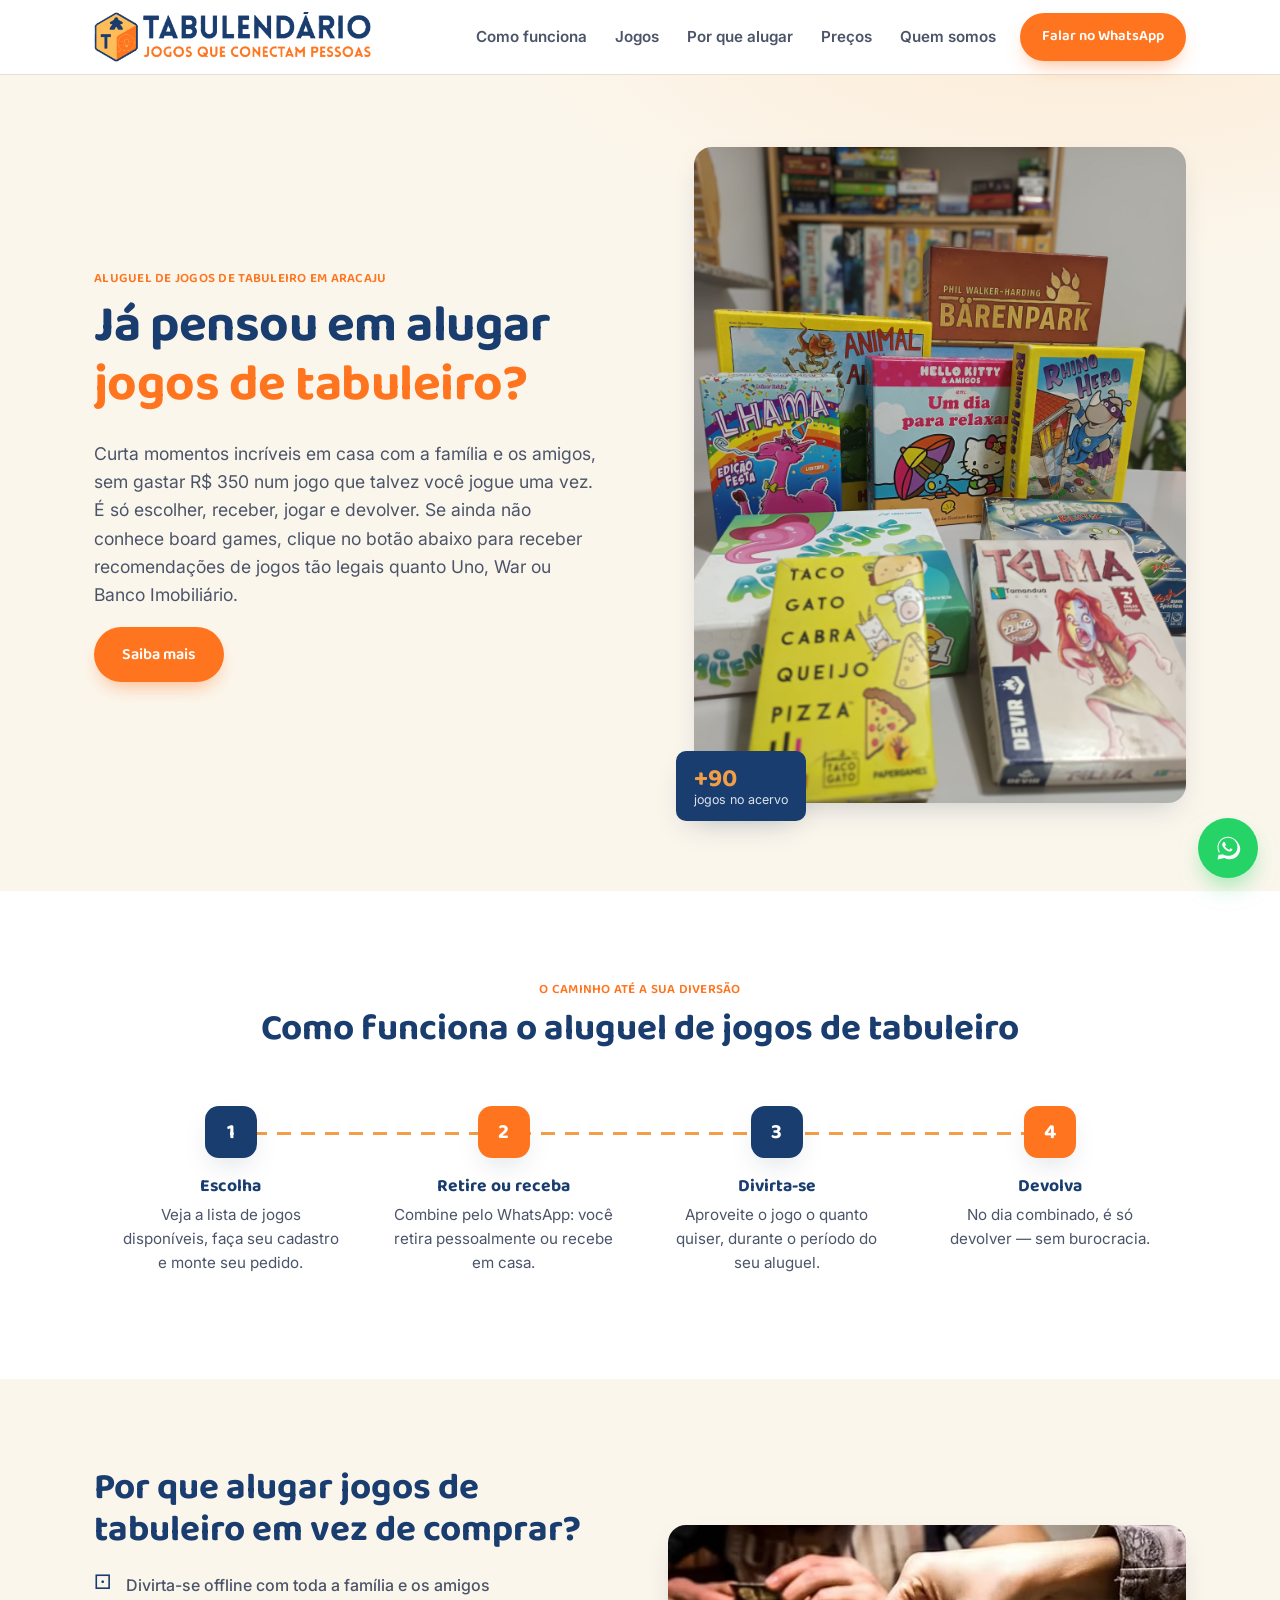
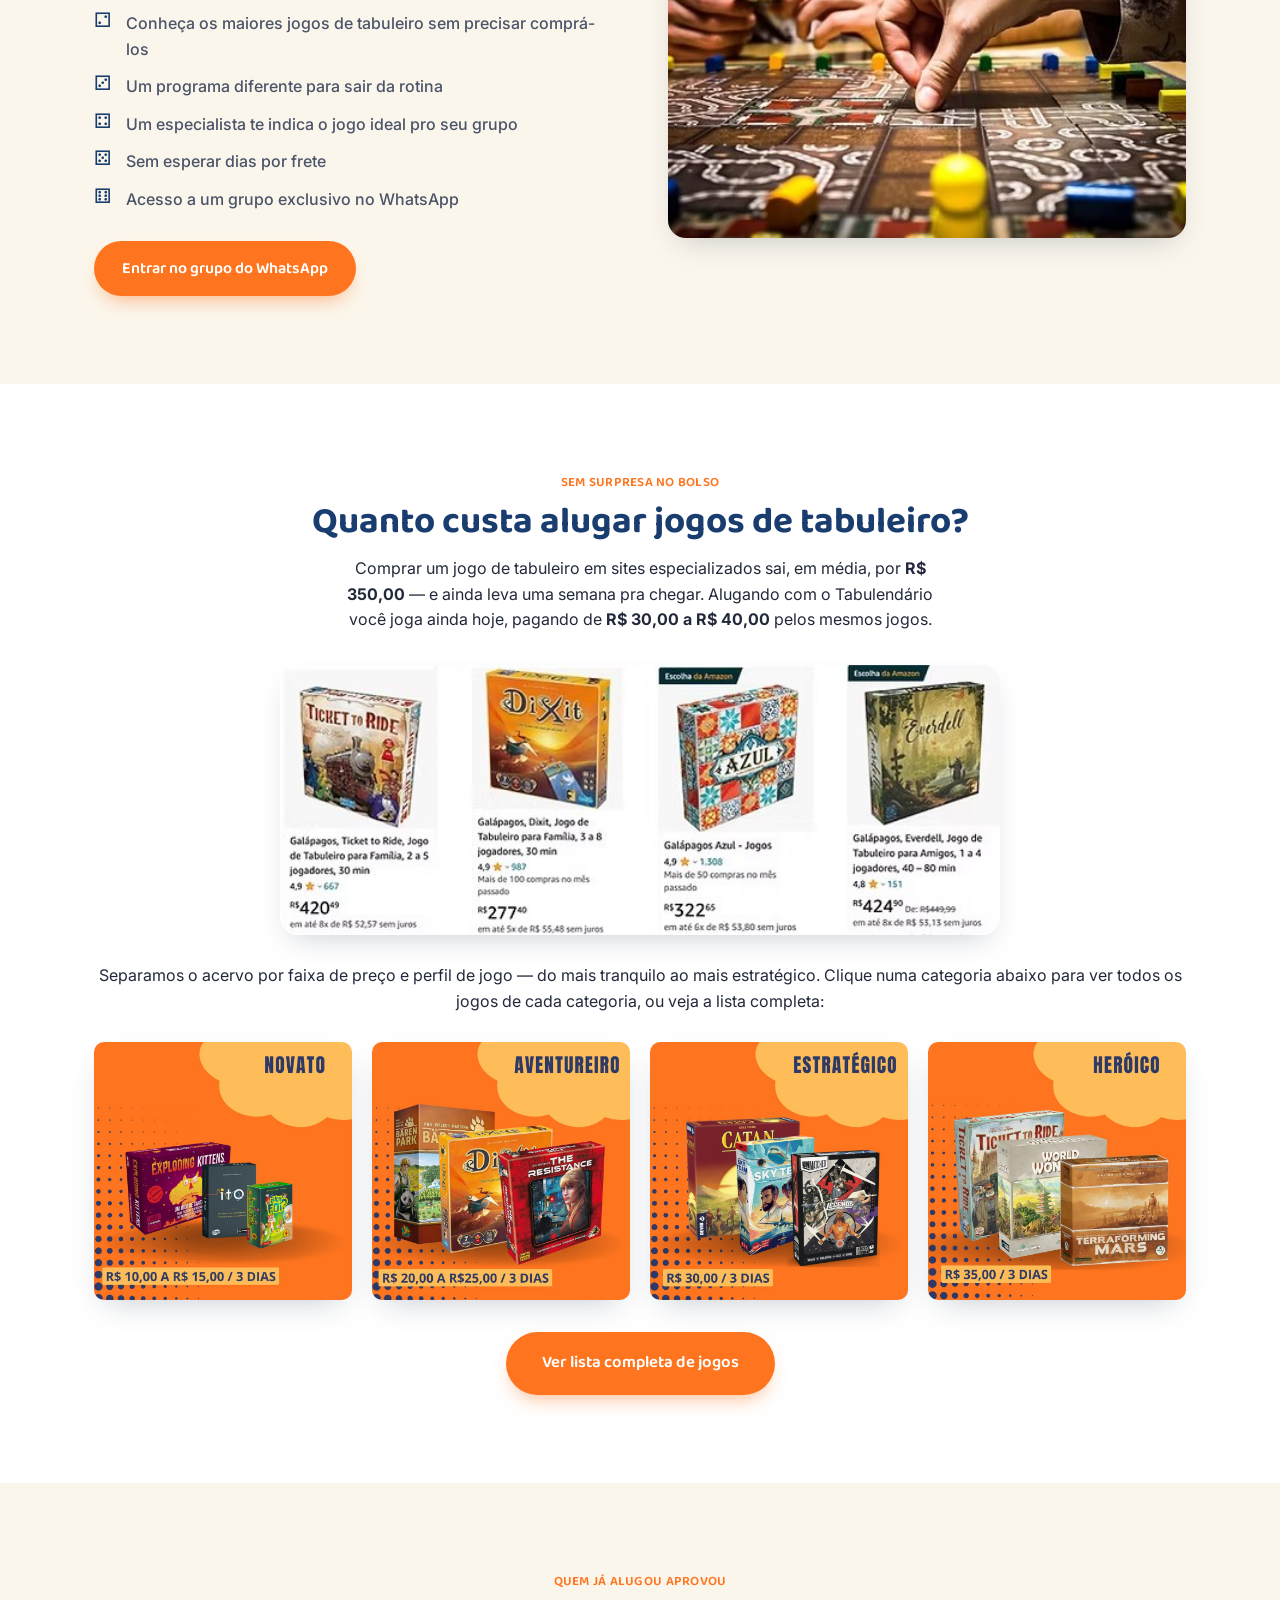
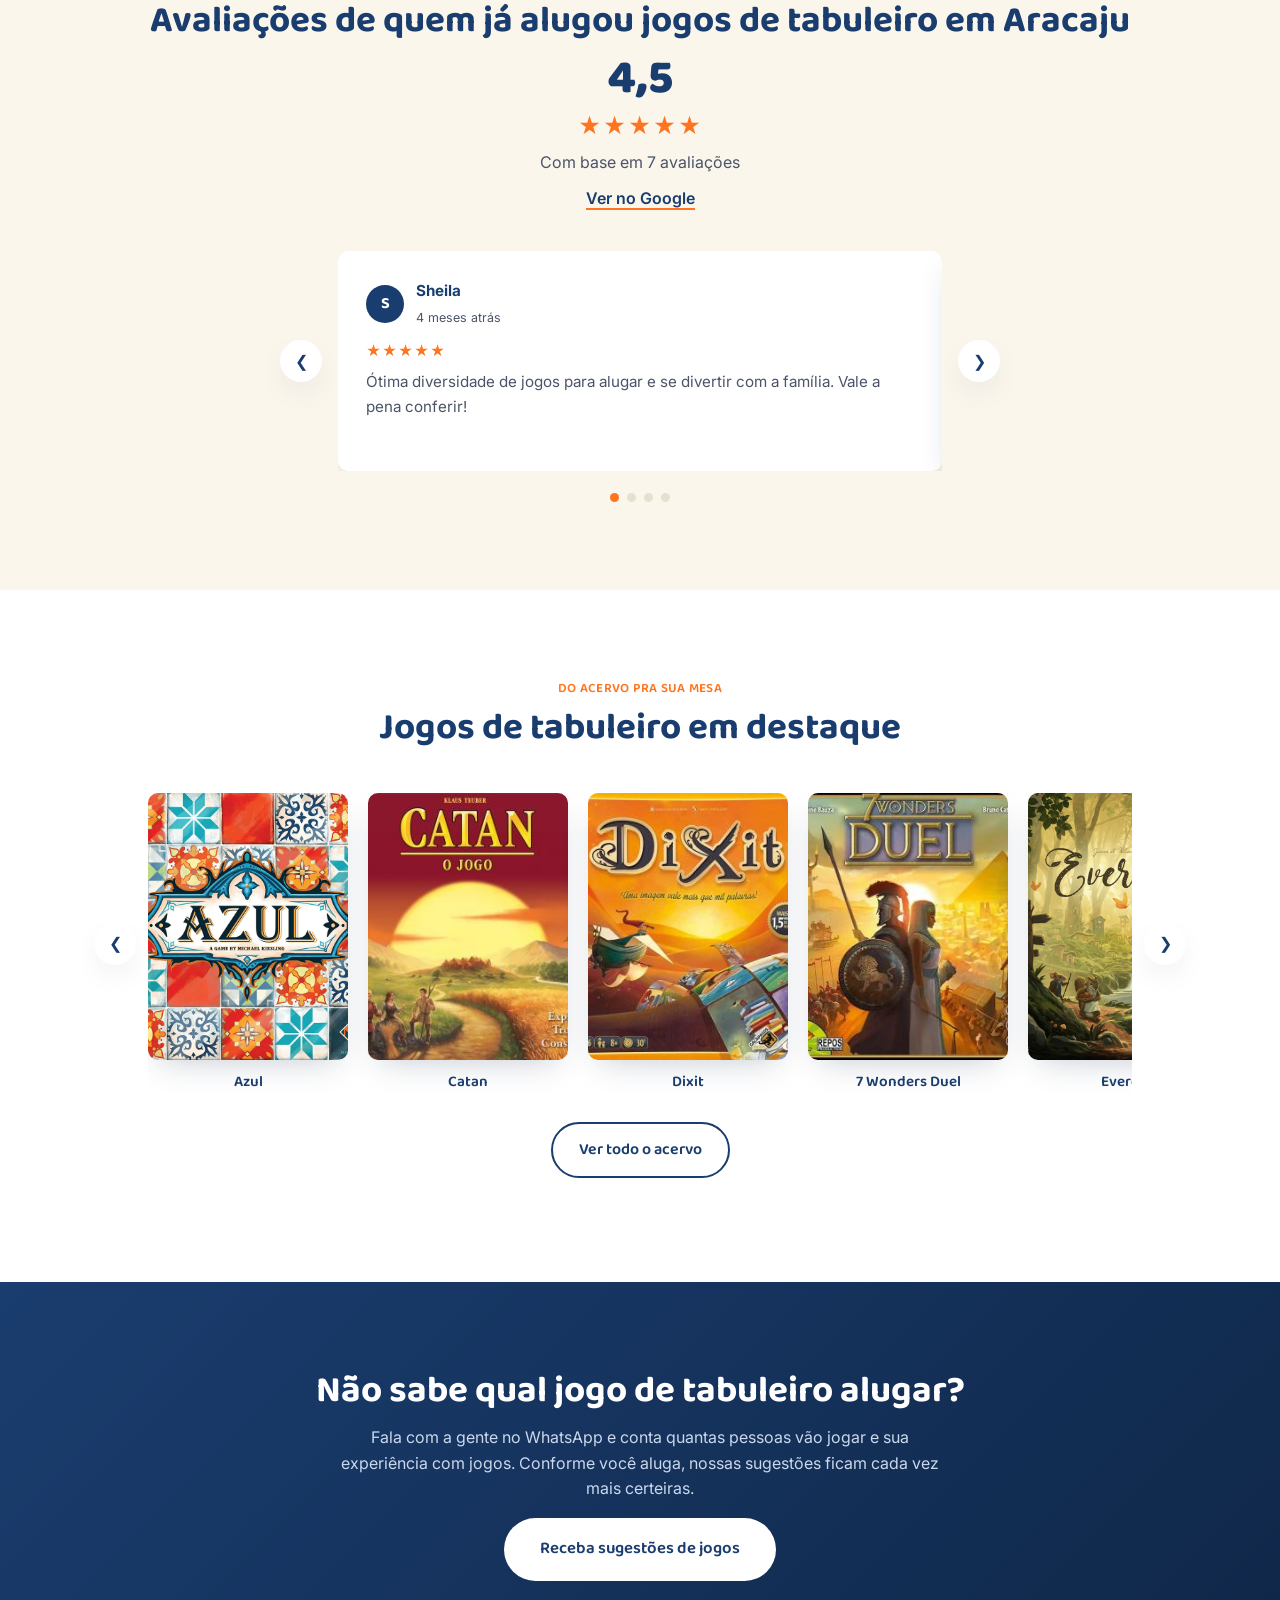
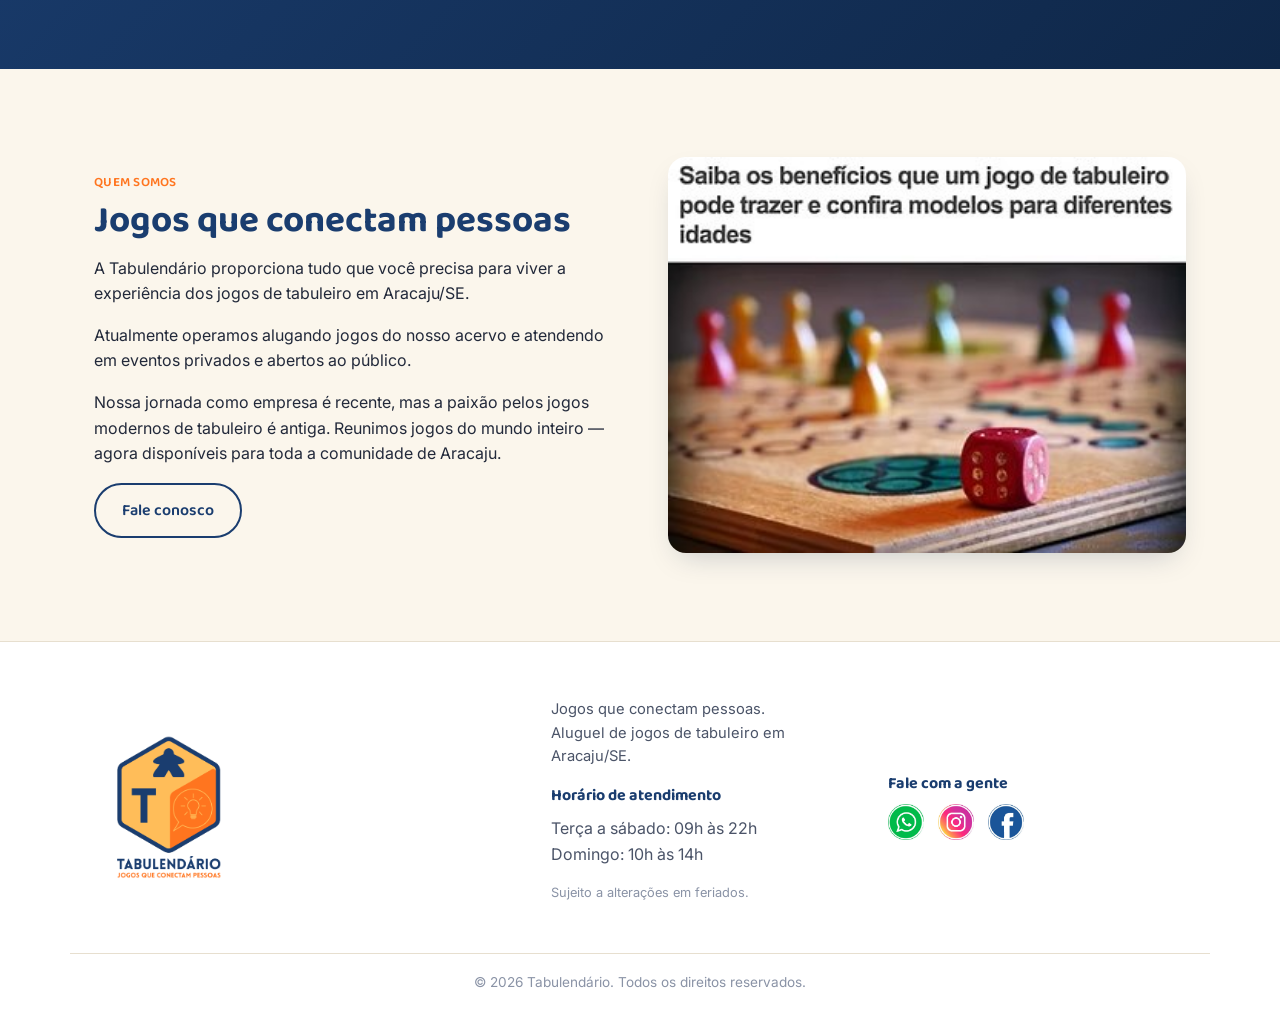
<file: index.html>
<!DOCTYPE html>
<html lang="pt-BR">
<head>
<!-- Meta Pixel Code -->
<script>
!function(f,b,e,v,n,t,s)
{if(f.fbq)return;n=f.fbq=function(){n.callMethod?
n.callMethod.apply(n,arguments):n.queue.push(arguments)};
if(!f._fbq)f._fbq=n;n.push=n;n.loaded=!0;n.version='2.0';
n.queue=[];t=b.createElement(e);t.async=!0;
t.src=v;s=b.getElementsByTagName(e)[0];
s.parentNode.insertBefore(t,s)}(window, document,'script',
'https://connect.facebook.net/en_US/fbevents.js');
fbq('init', '769652489523479');
fbq('track', 'PageView');
</script>
<noscript><img height="1" width="1" style="display:none"
src="https://www.facebook.com/tr?id=769652489523479&ev=PageView&noscript=1"
/></noscript>
<!-- End Meta Pixel Code -->

<meta charset="UTF-8">
<meta name="viewport" content="width=device-width, initial-scale=1.0">
<title>Tabulendário | Aluguel de jogos de tabuleiro em Aracaju</title>
<meta name="description" content="Alugue jogos de tabuleiro em Aracaju e curta noites de jogo em família ou com amigos, sem precisar comprar. Escolha, receba, jogue e devolva quando quiser.">

<!-- Open Graph -->
<meta property="og:title" content="Tabulendário | Aluguel de jogos de tabuleiro em Aracaju">
<meta property="og:description" content="Alugue jogos de tabuleiro em Aracaju e curta noites de jogo em família ou com amigos, sem precisar comprar.">
<meta property="og:image" content="https://www.tabulendario.com/images/logo.png">
<meta property="og:image:width" content="1563">
<meta property="og:image:height" content="1563">
<meta property="og:type" content="website">
<meta property="og:url" content="https://www.tabulendario.com">
<link rel="canonical" href="https://www.tabulendario.com/">

<link rel="icon" type="image/png" sizes="32x32" href="images/favicon-32.png">
<link rel="apple-touch-icon" href="images/favicon-180.png">

<link rel="preconnect" href="https://fonts.googleapis.com">
<link rel="preconnect" href="https://fonts.gstatic.com" crossorigin>
<link href="https://fonts.googleapis.com/css2?family=Baloo+2:wght@500;600;700;800&family=Inter:wght@400;500;600;700&display=swap" rel="stylesheet">

<link rel="stylesheet" href="css/style.css">

<script type="application/ld+json">
{
  "@context": "https://schema.org",
  "@type": "LocalBusiness",
  "name": "Tabulendário",
  "description": "Aluguel de jogos de tabuleiro em Aracaju, com entrega ou retirada e grupo exclusivo de sugestões no WhatsApp.",
  "image": "https://www.tabulendario.com/images/logo.png",
  "url": "https://www.tabulendario.com/",
  "telephone": "+5579981355465",
  "priceRange": "R$10 - R$40",
  "aggregateRating": {
    "@type": "AggregateRating",
    "ratingValue": "4.5",
    "reviewCount": "7"
  },
  "address": {
    "@type": "PostalAddress",
    "addressLocality": "Aracaju",
    "addressRegion": "SE",
    "addressCountry": "BR"
  },
  "openingHoursSpecification": [
    {
      "@type": "OpeningHoursSpecification",
      "dayOfWeek": ["Tuesday", "Wednesday", "Thursday", "Friday", "Saturday"],
      "opens": "09:00",
      "closes": "22:00"
    },
    {
      "@type": "OpeningHoursSpecification",
      "dayOfWeek": ["Sunday"],
      "opens": "10:00",
      "closes": "14:00"
    }
  ],
  "sameAs": [
    "https://www.instagram.com/tabulendario",
    "https://www.facebook.com/share/19KmJBcC8f/"
  ]
}
</script>
</head>
<body>

<a class="skip-link" href="#conteudo">Pular para o conteúdo</a>

<!-- HEADER -->
<header class="site-header" id="topo">
  <div class="wrap header-inner">
    <a href="#topo" class="brand">
      <img src="images/logo-badge.png" alt="Tabulendário — jogos que conectam pessoas" height="50">
    </a>

    <nav class="nav" id="nav">
      <a href="#como-funciona">Como funciona</a>
      <a href="#jogos-destaque">Jogos</a>
      <a href="#por-que-alugar">Por que alugar</a>
      <a href="#precos">Preços</a>
      <a href="#quem-somos">Quem somos</a>
    </nav>

    <a class="btn btn-primary btn-nav" href="https://wa.me/5579981355465?text=Ol%C3%A1!%20Gostaria%20de%20mais%20informa%C3%A7%C3%B5es%20sobre%20os%20jogos%20para%20aluguel"
       target="_blank" rel="noopener">Falar no WhatsApp</a>

    <button class="nav-toggle" id="navToggle" aria-label="Abrir menu" aria-expanded="false" aria-controls="nav">
      <span></span><span></span><span></span>
    </button>
  </div>
</header>

<main id="conteudo">

  <!-- HERO -->
  <section class="hero">
    <div class="wrap hero-inner">
      <div class="hero-copy">
        <p class="eyebrow">Aluguel de jogos de tabuleiro em Aracaju</p>
        <h1>Já pensou em alugar<br><span class="highlight">jogos de tabuleiro?</span></h1>
        <p class="lead">Curta momentos incríveis em casa com a família e os amigos, sem gastar
        R$ 350 num jogo que talvez você jogue uma vez. É só escolher, receber, jogar e devolver. Se ainda não conhece board games, clique no botão abaixo para receber recomendações de jogos tão legais quanto Uno, War ou Banco Imobiliário.</p>

        <div class="hero-actions">
          <a class="btn btn-primary" href="https://wa.me/5579981355465?text=Ol%C3%A1!%20Gostaria%20de%20mais%20informa%C3%A7%C3%B5es%20sobre%20os%20jogos%20para%20aluguel"
             target="_blank" rel="noopener">Saiba mais</a>
        </div>
      </div>

      <div class="hero-media">
        <img src="images/estante-jogos.jpg" alt="Estante com o acervo de jogos de tabuleiro do Tabulendário, incluindo Bärenpark, Rhino Hero e Telma">
        <div class="hero-media-tag">
          <strong>+90</strong>
          <span>jogos no acervo</span>
        </div>
      </div>
    </div>
  </section>

  <!-- COMO FUNCIONA — trilha de jogo -->
  <section class="section" id="como-funciona">
    <div class="wrap">
      <p class="eyebrow center">O caminho até a sua diversão</p>
      <h2 class="center">Como funciona o aluguel de jogos de tabuleiro</h2>

      <ol class="track" aria-label="Passo a passo do aluguel">
        <li class="track-step">
          <span class="track-dot">1</span>
          <h3>Escolha</h3>
          <p>Veja a lista de jogos disponíveis, faça seu cadastro e monte seu pedido.</p>
        </li>
        <li class="track-step">
          <span class="track-dot">2</span>
          <h3>Retire ou receba</h3>
          <p>Combine pelo WhatsApp: você retira pessoalmente ou recebe em casa.</p>
        </li>
        <li class="track-step">
          <span class="track-dot">3</span>
          <h3>Divirta-se</h3>
          <p>Aproveite o jogo o quanto quiser, durante o período do seu aluguel.</p>
        </li>
        <li class="track-step">
          <span class="track-dot">4</span>
          <h3>Devolva</h3>
          <p>No dia combinado, é só devolver — sem burocracia.</p>
        </li>
      </ol>
    </div>
  </section>

  <!-- POR QUE ALUGAR -->
  <section class="section alt" id="por-que-alugar">
    <div class="wrap two-col">
      <div>
        <h2>Por que alugar jogos de tabuleiro em vez de comprar?</h2>
        <ul class="benefits">
          <li>Divirta-se offline com toda a família e os amigos</li>
          <li>Conheça os maiores jogos de tabuleiro sem precisar comprá-los</li>
          <li>Um programa diferente para sair da rotina</li>
          <li>Um especialista te indica o jogo ideal pro seu grupo</li>
          <li>Sem esperar dias por frete</li>
          <li>Acesso a um grupo exclusivo no WhatsApp</li>
        </ul>
        <a class="btn btn-primary" href="https://chat.whatsapp.com/GCWqp4FGqm8AQjN41ZqPcm?s=cl&p=a&ilr=1" target="_blank" rel="noopener">
          Entrar no grupo do WhatsApp
        </a>
      </div>
      <div class="img-frame">
        <img src="images/familia-jogando.jpg" alt="Amigos jogando um jogo de tabuleiro juntos" loading="lazy">
      </div>
    </div>
  </section>

  <!-- QUANTO CUSTA -->
  <section class="section" id="precos">
    <div class="wrap">
      <p class="eyebrow center">Sem surpresa no bolso</p>
      <h2 class="center">Quanto custa alugar jogos de tabuleiro?</h2>
      <p class="center lead-sm">
        Comprar um jogo de tabuleiro em sites especializados sai, em média, por
        <strong>R$ 350,00</strong> — e ainda leva uma semana pra chegar. Alugando com o Tabulendário
        você joga ainda hoje, pagando de <strong>R$ 30,00 a R$ 40,00</strong> pelos mesmos jogos.
      </p>

      <div class="banner-precos-wrap">
        <img src="images/banner-precos.jpg" alt="Tabela de preços Tabulendário" class="banner-precos" loading="lazy">
      </div>

      <p class="center">
        Separamos o acervo por faixa de preço e perfil de jogo — do mais tranquilo ao mais estratégico.
        Clique numa categoria abaixo para ver todos os jogos de cada categoria, ou veja a lista completa:
      </p>

      <div class="categories-grid">
        <a class="category-card" href="https://tabulendario.lends.com.br/search?price_max=15" target="_blank" rel="noopener">
          <img src="images/banner-novato.jpg" alt="Categoria Novato — jogos de R$ 10,00 a R$ 15,00 por 3 dias" loading="lazy">
        </a>
        <a class="category-card" href="https://tabulendario.lends.com.br/search?price_min=20&price_max=25" target="_blank" rel="noopener">
          <img src="images/banner-aventureiro.jpg" alt="Categoria Aventureiro — jogos de R$ 20,00 a R$ 25,00 por 3 dias" loading="lazy">
        </a>
        <a class="category-card" href="https://tabulendario.lends.com.br/search?price_min=26&price_max=30" target="_blank" rel="noopener">
          <img src="images/banner-estrategico.jpg" alt="Categoria Estratégico — jogos por R$ 30,00 a cada 3 dias" loading="lazy">
        </a>
        <a class="category-card" href="https://tabulendario.lends.com.br/search?price_min=35" target="_blank" rel="noopener">
          <img src="images/banner-heroico.jpg" alt="Categoria Heroico — jogos por R$ 35,00 a cada 3 dias" loading="lazy">
        </a>
      </div>

      <div class="center" style="margin-top:24px">
        <a class="btn btn-primary btn-lg" href="https://tabulendario.lends.com.br/" target="_blank" rel="noopener">
          Ver lista completa de jogos
        </a>
      </div>
    </div>
  </section>

  <!-- AVALIAÇÕES -->
  <section class="section alt" id="avaliacoes">
    <div class="wrap">
      <p class="eyebrow center">Quem já alugou aprovou</p>
      <h2 class="center">Avaliações de quem já alugou jogos de tabuleiro em Aracaju</h2>
      <div class="reviews-summary">
        <p class="reviews-rating">4,5</p>
        <div class="reviews-stars" aria-label="4,5 de 5 estrelas">★★★★★</div>
        <p class="reviews-count">Com base em 7 avaliações</p>
        <a class="reviews-google" href="https://www.google.com/search?q=tabulendario+aracaju&oq=tabulendario+aracaju&gs_lcrp=EgZjaHJvbWUyBggAEEUYOTIKCAEQABiABBiiBDIHCAIQABjvBTIHCAMQABjvBTIHCAQQABjvBdIBCDQzODNqMGo3qAIAsAIA&sourceid=chrome&source=chrome.ob&ie=UTF-8"
           target="_blank" rel="noopener">Ver no Google</a>
      </div>

      <div class="testimonial-carousel">
        <button class="carousel-arrow prev" id="reviewPrev" aria-label="Avaliação anterior">&#10094;</button>

        <div class="testimonial-viewport">
          <div class="testimonial-track" id="reviewTrack">
            <div class="review-card">
              <div class="review-head">
                <span class="review-avatar">S</span>
                <div>
                  <strong>Sheila</strong>
                  <span class="review-time">4 meses atrás</span>
                </div>
              </div>
              <div class="review-stars">★★★★★</div>
              <p>Ótima diversidade de jogos para alugar e se divertir com a família. Vale a pena conferir!</p>
            </div>

            <div class="review-card">
              <div class="review-head">
                <span class="review-avatar">H</span>
                <div>
                  <strong>Helen</strong>
                  <span class="review-time">4 meses atrás</span>
                </div>
              </div>
              <div class="review-stars">★★★★★</div>
              <p>São bem organizados, dão suporte e são pontuais nas entregas, tem preços acessíveis. Já aluguei algumas vezes e é garantia de alegria nas reuniões de família 😃</p>
            </div>

            <div class="review-card">
              <div class="review-head">
                <span class="review-avatar">V</span>
                <div>
                  <strong>Victoria</strong>
                  <span class="review-time">4 meses atrás</span>
                </div>
              </div>
              <div class="review-stars">★★★★★</div>
              <p>Os melhores jogos para toda a família em Aracaju.</p>
            </div>

            <div class="review-card">
              <div class="review-head">
                <span class="review-avatar">A</span>
                <div>
                  <strong>Aline</strong>
                  <span class="review-time">1 mês atrás</span>
                </div>
              </div>
              <div class="review-stars">★★★★★</div>
              <p>Muito organizado e bem atenciosos. Foi uma ótima experiência.</p>
            </div>
          </div>
        </div>

        <button class="carousel-arrow next" id="reviewNext" aria-label="Próxima avaliação">&#10095;</button>
      </div>

      <div class="testimonial-dots" id="reviewDots">
        <button class="testimonial-dot active" data-index="0" aria-label="Avaliação 1"></button>
        <button class="testimonial-dot" data-index="1" aria-label="Avaliação 2"></button>
        <button class="testimonial-dot" data-index="2" aria-label="Avaliação 3"></button>
        <button class="testimonial-dot" data-index="3" aria-label="Avaliação 4"></button>
      </div>
    </div>
  </section>

  <!-- JOGOS EM DESTAQUE -->
  <section class="section" id="jogos-destaque">
    <div class="wrap">
      <p class="eyebrow center">Do acervo pra sua mesa</p>
      <h2 class="center">Jogos de tabuleiro em destaque</h2>

      <div class="carousel" id="carousel">
        <button class="carousel-arrow prev" id="carouselPrev" aria-label="Jogo anterior">&#10094;</button>

        <div class="carousel-viewport">
          <div class="carousel-track" id="carouselTrack">
            <a class="carousel-card" href="https://tabulendario.lends.com.br/boardgame/a13a8bb6-0430-4001-9e1e-aeffdd04d283" target="_blank" rel="noopener">
              <div class="carousel-thumb">
                <img src="images/jogo-azul.jpg" alt="Caixa do jogo Azul" loading="lazy">
              </div>
              <p class="carousel-caption">Azul</p>
            </a>
            <a class="carousel-card" href="https://tabulendario.lends.com.br/boardgame/catan-the-settlers-of-catan" target="_blank" rel="noopener">
              <div class="carousel-thumb">
                <img src="images/jogo-catan.jpg" alt="Caixa do jogo Catan" loading="lazy">
              </div>
              <p class="carousel-caption">Catan</p>
            </a>
            <a class="carousel-card" href="https://tabulendario.lends.com.br/boardgame/dixit" target="_blank" rel="noopener">
              <div class="carousel-thumb">
                <img src="images/jogo-dixit.jpg" alt="Caixa do jogo Dixit" loading="lazy">
              </div>
              <p class="carousel-caption">Dixit</p>
            </a>
            <a class="carousel-card" href="https://tabulendario.lends.com.br/boardgame/a11f1d6b-c75e-4177-94b0-b8189b6efa97" target="_blank" rel="noopener">
              <div class="carousel-thumb">
                <img src="images/jogo-7-wonders-duel.jpg" alt="Caixa do jogo 7 Wonders Duel" loading="lazy">
              </div>
              <p class="carousel-caption">7 Wonders Duel</p>
            </a>
            <a class="carousel-card" href="https://tabulendario.lends.com.br/boardgame/everdell" target="_blank" rel="noopener">
              <div class="carousel-thumb">
                <img src="images/jogo-everdell.jpg" alt="Caixa do jogo Everdell" loading="lazy">
              </div>
              <p class="carousel-caption">Everdell</p>
            </a>
            <a class="carousel-card" href="https://tabulendario.lends.com.br/boardgame/the-resistance" target="_blank" rel="noopener">
              <div class="carousel-thumb">
                <img src="images/jogo-the-resistance.jpg" alt="Caixa do jogo The Resistance" loading="lazy">
              </div>
              <p class="carousel-caption">The Resistance</p>
            </a>
            <a class="carousel-card" href="https://tabulendario.lends.com.br/boardgame/a13a98cf-c8df-4baf-ab5b-167338624805" target="_blank" rel="noopener">
              <div class="carousel-thumb">
                <img src="images/jogo-sky-team.jpg" alt="Caixa do jogo Sky Team" loading="lazy">
              </div>
              <p class="carousel-caption">Sky Team</p>
            </a>
            <a class="carousel-card" href="https://tabulendario.lends.com.br/boardgame/coffee-rush" target="_blank" rel="noopener">
              <div class="carousel-thumb">
                <img src="images/jogo-coffee-rush.jpg" alt="Caixa do jogo Coffee Rush" loading="lazy">
              </div>
              <p class="carousel-caption">Coffee Rush</p>
            </a>
            <a class="carousel-card" href="https://tabulendario.lends.com.br/boardgame/pandemic" target="_blank" rel="noopener">
              <div class="carousel-thumb">
                <img src="images/jogo-pandemic.jpg" alt="Caixa do jogo Pandemic" loading="lazy">
              </div>
              <p class="carousel-caption">Pandemic</p>
            </a>
          </div>
        </div>

        <button class="carousel-arrow next" id="carouselNext" aria-label="Próximo jogo">&#10095;</button>
      </div>

      <p class="center" style="margin-top:28px">
        <a class="btn btn-outline" href="https://tabulendario.lends.com.br/" target="_blank" rel="noopener">Ver todo o acervo</a>
      </p>
    </div>
  </section>

  <!-- QUAL JOGO ALUGAR -->
  <section class="section cta-band" id="qual-jogo">
    <div class="wrap center">
      <h2>Não sabe qual jogo de tabuleiro alugar?</h2>
      <p class="lead-sm">
        Fala com a gente no WhatsApp e conta quantas pessoas vão jogar e sua experiência com jogos.
        Conforme você aluga, nossas sugestões ficam cada vez mais certeiras.
      </p>
      <a class="btn btn-white btn-lg" href="https://wa.me/5579981355465?text=Ol%C3%A1!%20Pode%20me%20indicar%20um%20jogo%20de%20tabuleiro%3F"
         target="_blank" rel="noopener">Receba sugestões de jogos</a>
    </div>
  </section>

  <!-- QUEM SOMOS -->
  <section class="section alt" id="quem-somos">
    <div class="wrap two-col reverse">
      <div class="img-frame">
        <img src="images/imprensa-1.jpg" alt="Tabulendário — reconhecimento na mídia local" loading="lazy">
      </div>
      <div>
        <p class="eyebrow">Quem somos</p>
        <h2>Jogos que conectam pessoas</h2>
        <p>
          A Tabulendário proporciona tudo que você precisa para viver a experiência dos jogos de
          tabuleiro em Aracaju/SE. 
        </p>
        <p>
	  Atualmente operamos alugando jogos do nosso acervo e atendendo em
          eventos privados e abertos ao público.
        </p>
        <p>
          Nossa jornada como empresa é recente, mas a paixão pelos jogos modernos de tabuleiro é
          antiga. Reunimos jogos do mundo inteiro — agora disponíveis para toda a comunidade de Aracaju.
        </p>
        <a class="btn btn-outline" href="https://wa.me/5579981355465?text=Ol%C3%A1!%20Quero%20saber%20mais%20sobre%20o%20Tabulend%C3%A1rio" target="_blank" rel="noopener">
          Fale conosco
        </a>
      </div>
    </div>
  </section>

</main>

<!-- FOOTER -->
<footer class="site-footer">
  <div class="wrap footer-inner">
    <div class="footer-brand">
      <img src="images/logo.png" alt="Tabulendário" width="421" height="156" loading="lazy">
    </div>

    <div class="footer-col">
      <p class="footer-tagline">Jogos que conectam pessoas.<br>Aluguel de jogos de tabuleiro em Aracaju/SE.</p>
      <h4>Horário de atendimento</h4>
      <p>Terça a sábado: 09h às 22h<br>Domingo: 10h às 14h</p>
      <p class="fine-print">Sujeito a alterações em feriados.</p>
    </div>

    <div class="footer-col">
      <h4>Fale com a gente</h4>
      <div class="footer-social">
        <a href="https://wa.me/5579981355465" target="_blank" rel="noopener" aria-label="WhatsApp">
          <img src="images/logo_whastsapp.jpg" alt="WhatsApp" loading="lazy">
        </a>
        <a href="https://www.instagram.com/tabulendario?igsh=bjV6NnJyZjQ5bWQ3" target="_blank" rel="noopener" aria-label="Instagram">
          <img src="images/logo_insta.jpg" alt="Instagram" loading="lazy">
        </a>
        <a href="https://www.facebook.com/share/19KmJBcC8f/" target="_blank" rel="noopener" aria-label="Facebook">
          <img src="images/logo_face.jpg" alt="Facebook" loading="lazy">
        </a>
      </div>
    </div>
  </div>
  <div class="wrap footer-bottom">
    <p>© <span id="year"></span> Tabulendário. Todos os direitos reservados.</p>
  </div>
</footer>

<!-- BOTÃO FLUTUANTE WHATSAPP -->
<a class="whatsapp-float" href="https://wa.me/5579981355465?text=Ol%C3%A1!%20Gostaria%20de%20mais%20informa%C3%A7%C3%B5es%20sobre%20os%20jogos%20para%20aluguel"
   target="_blank" rel="noopener" aria-label="Falar no WhatsApp">
  <svg viewBox="0 0 32 32" width="28" height="28" fill="currentColor" aria-hidden="true">
    <path d="M16 3C9.4 3 4 8.4 4 15c0 2.3.6 4.5 1.8 6.4L4 29l7.8-1.7c1.8 1 3.9 1.5 6.2 1.5 6.6 0 12-5.4 12-12S22.6 3 16 3zm0 21.8c-2 0-3.9-.5-5.6-1.5l-.4-.2-4.6 1 1-4.5-.3-.4A9.7 9.7 0 0 1 5.2 15c0-6 4.8-10.8 10.8-10.8S26.8 9 26.8 15 22 24.8 16 24.8z"/>
    <path d="M21.6 17.5c-.3-.2-1.8-.9-2.1-1-.3-.1-.5-.2-.7.2-.2.3-.8 1-1 1.2-.2.2-.4.2-.7.1-.3-.2-1.4-.5-2.6-1.6-1-.9-1.6-2-1.8-2.3-.2-.3 0-.5.1-.6.1-.1.3-.4.4-.5.1-.2.2-.3.3-.5.1-.2 0-.4 0-.5 0-.2-.7-1.7-1-2.3-.3-.6-.5-.5-.7-.5h-.6c-.2 0-.5.1-.8.4-.3.3-1 1-1 2.4s1 2.8 1.2 3c.1.2 2 3 4.8 4.3.7.3 1.2.5 1.6.6.7.2 1.3.2 1.8.1.5-.1 1.8-.7 2-1.4.2-.7.2-1.3.2-1.4-.1-.1-.3-.2-.6-.3z"/>
  </svg>
</a>

<script src="js/script.js"></script>
</body>
</html>
</file>
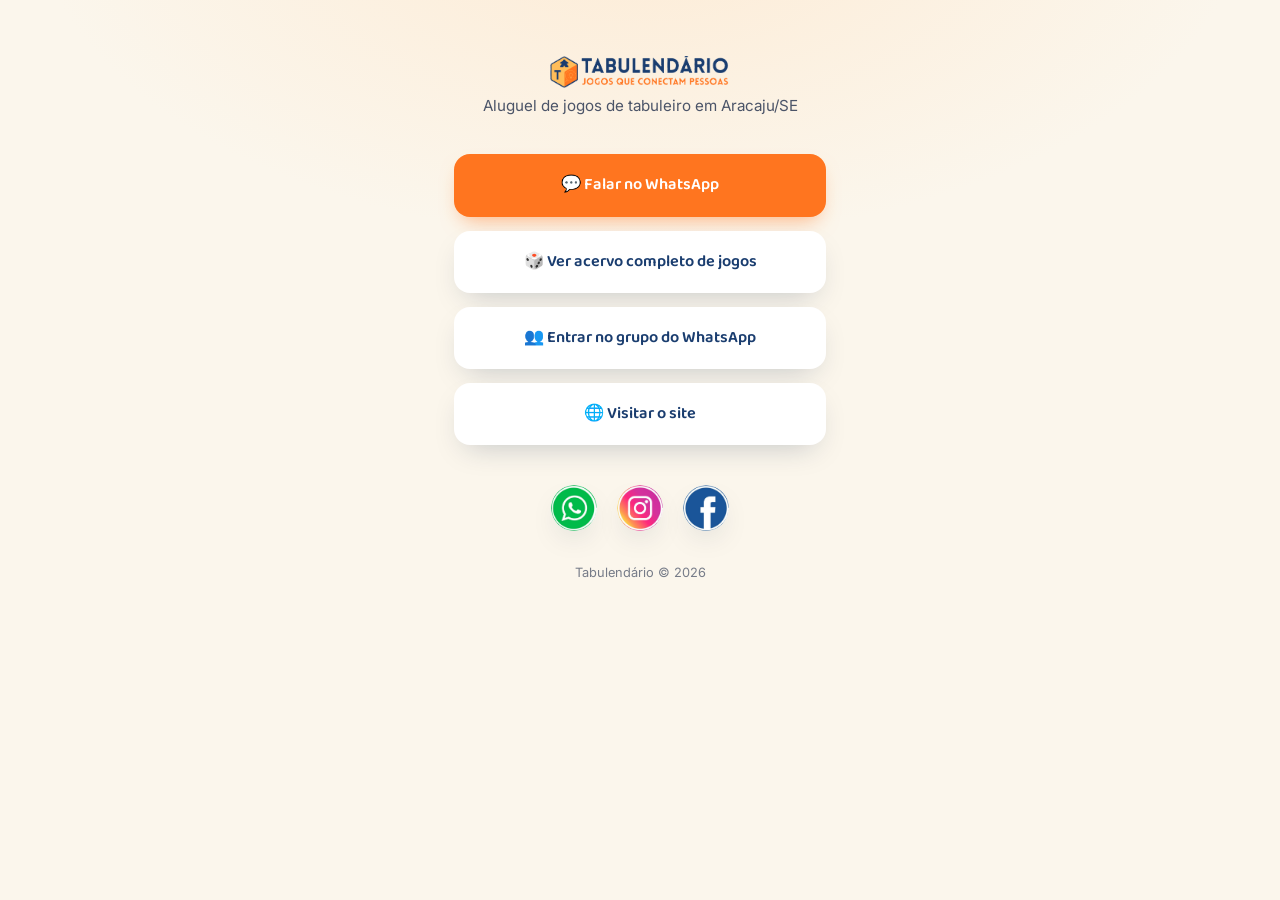
<file: links.html>
<!DOCTYPE html>
<html lang="pt-BR">
<head>
<!-- Meta Pixel Code -->
<script>
!function(f,b,e,v,n,t,s)
{if(f.fbq)return;n=f.fbq=function(){n.callMethod?
n.callMethod.apply(n,arguments):n.queue.push(arguments)};
if(!f._fbq)f._fbq=n;n.push=n;n.loaded=!0;n.version='2.0';
n.queue=[];t=b.createElement(e);t.async=!0;
t.src=v;s=b.getElementsByTagName(e)[0];
s.parentNode.insertBefore(t,s)}(window, document,'script',
'https://connect.facebook.net/en_US/fbevents.js');
fbq('init', '769652489523479');
fbq('track', 'PageView');
</script>
<noscript><img height="1" width="1" style="display:none"
src="https://www.facebook.com/tr?id=769652489523479&ev=PageView&noscript=1"
/></noscript>
<!-- End Meta Pixel Code -->


<meta charset="UTF-8">
<meta name="viewport" content="width=device-width, initial-scale=1.0">
<title>Tabulendário | Links</title>
<meta name="description" content="Todos os links do Tabulendário: fale no WhatsApp, veja o acervo completo de jogos, entre no grupo e siga nas redes sociais.">
<meta name="robots" content="noindex">

<link rel="icon" type="image/png" sizes="32x32" href="images/favicon-32.png">
<link rel="apple-touch-icon" href="images/favicon-180.png">

<link rel="preconnect" href="https://fonts.googleapis.com">
<link rel="preconnect" href="https://fonts.gstatic.com" crossorigin>
<link href="https://fonts.googleapis.com/css2?family=Baloo+2:wght@500;600;700;800&family=Inter:wght@400;500;600;700&display=swap" rel="stylesheet">

<link rel="stylesheet" href="css/style.css">
<link rel="stylesheet" href="css/links.css">
</head>
<body class="links-body">

<main class="links-page">
  <img class="links-logo" src="images/logo-badge.png" alt="Tabulendário — jogos que conectam pessoas" width="220" height="82">
  <p class="links-tagline">Aluguel de jogos de tabuleiro em Aracaju/SE</p>

  <nav class="link-list" aria-label="Links do Tabulendário">
    <a class="link-btn link-btn-primary"
       href="https://wa.me/5579981355465?text=Ol%C3%A1!%20Vim%20pelo%20Instagram%20e%20queria%20saber%20mais%20sobre%20os%20jogos%20para%20aluguel"
       target="_blank" rel="noopener">
      💬 Falar no WhatsApp
    </a>

    <a class="link-btn" href="https://tabulendario.lends.com.br/" target="_blank" rel="noopener">
      🎲 Ver acervo completo de jogos
    </a>

    <a class="link-btn" href="https://chat.whatsapp.com/GCWqp4FGqm8AQjN41ZqPcm?s=cl&p=a&ilr=1" target="_blank" rel="noopener">
      👥 Entrar no grupo do WhatsApp
    </a>

    <a class="link-btn" href="https://www.tabulendario.com/" target="_blank" rel="noopener">
      🌐 Visitar o site
    </a>
  </nav>

  <div class="links-social">
    <a href="https://wa.me/5579981355465" target="_blank" rel="noopener" aria-label="WhatsApp">
      <img src="images/logo_whastsapp.jpg" alt="WhatsApp">
    </a>
    <a href="https://www.instagram.com/tabulendario?igsh=bjV6NnJyZjQ5bWQ3" target="_blank" rel="noopener" aria-label="Instagram">
      <img src="images/logo_insta.jpg" alt="Instagram">
    </a>
    <a href="https://www.facebook.com/share/19KmJBcC8f/" target="_blank" rel="noopener" aria-label="Facebook">
      <img src="images/logo_face.jpg" alt="Facebook">
    </a>
  </div>

  <p class="links-footer">Tabulendário © <span id="year"></span></p>
</main>

<script>
document.getElementById('year').textContent = new Date().getFullYear();

// Meta Pixel — dispara "Contact" quando alguém clica em qualquer link de WhatsApp
document.querySelectorAll('a[href*="wa.me"], a[href*="whatsapp.com"]').forEach(link => {
  link.addEventListener('click', () => {
    if (typeof fbq === 'function') fbq('track', 'Contact');
  });
});
</script>
</body>
</html>
</file>
<file: css/style.css>
/* =========================================================
   Tabulendário — Design tokens
   ========================================================= */
:root{
  --navy: #1A3D6F;
  --navy-deep: #0F2748;
  --orange: #F29E46;
  --orange-vivid: #FF751F;
  --cream: #FBF6EC;
  --white: #FFFFFF;
  --ink: #22293A;
  --ink-soft: #4B5468;
  --line: #E7DFCF;

  --font-display: "Baloo 2", system-ui, sans-serif;
  --font-body: "Inter", system-ui, sans-serif;

  --radius: 18px;
  --radius-sm: 10px;
  --shadow: 0 12px 30px -12px rgba(15,39,72,.25);
  --wrap: 1140px;
}

*{box-sizing:border-box}
html{scroll-behavior:smooth}
body{
  margin:0;
  font-family:var(--font-body);
  color:var(--ink);
  background:var(--white);
  line-height:1.6;
  -webkit-font-smoothing:antialiased;
}
img{max-width:100%;display:block}
a{color:inherit;text-decoration:none}
ul,ol{margin:0;padding:0;list-style:none}
h1,h2,h3,h4{font-family:var(--font-display);color:var(--navy);line-height:1.15;margin:0 0 .5em}
p{margin:0 0 1em}

.skip-link{
  position:absolute; left:-999px; top:0; background:var(--navy); color:#fff;
  padding:10px 16px; z-index:200; border-radius:0 0 8px 0;
}
.skip-link:focus{left:0}

.wrap{max-width:var(--wrap); margin:0 auto; padding:0 24px}

.eyebrow{
  font-family:var(--font-display); font-weight:600; letter-spacing:.02em;
  color:var(--orange-vivid); text-transform:uppercase; font-size:.82rem;
  margin:0 0 .6em;
}
.center{text-align:center; margin-left:auto; margin-right:auto}
.lead-sm{max-width:620px}

/* =========================================================
   Buttons
   ========================================================= */
.btn{
  display:inline-flex; align-items:center; justify-content:center; gap:8px;
  font-family:var(--font-display); font-weight:600; font-size:1rem;
  padding:13px 26px; border-radius:999px; border:2px solid transparent;
  transition:transform .15s ease, box-shadow .15s ease, background-color .15s ease, color .15s ease;
  cursor:pointer; white-space:nowrap;
}
.btn:hover{transform:translateY(-2px)}
.btn-primary{background:var(--orange-vivid); color:#fff; box-shadow:0 10px 20px -8px rgba(255,117,31,.55)}
.btn-primary:hover{background:#e8620f}
.btn-outline{border-color:var(--navy); color:var(--navy); background:transparent}
.btn-outline:hover{background:var(--navy); color:#fff}
.btn-white{background:#fff; color:var(--navy)}
.btn-white:hover{background:var(--cream)}
.btn-lg{padding:16px 34px; font-size:1.05rem}
.btn-nav{padding:10px 20px; font-size:.92rem}

/* =========================================================
   Header
   ========================================================= */
.site-header{
  position:sticky; top:0; z-index:100;
  background:rgba(255,255,255,.92); backdrop-filter:blur(8px);
  border-bottom:1px solid var(--line);
}
.header-inner{display:flex; align-items:center; gap:24px; padding-block:12px}
.brand{display:flex; align-items:center; gap:10px; margin-right:auto}
.brand img{height:50px; width:auto}
.nav{display:flex; gap:28px}
.nav a{font-weight:600; font-size:.95rem; color:var(--ink-soft); transition:color .15s}
.nav a:hover{color:var(--orange-vivid)}

.nav-toggle{
  display:none; flex-direction:column; justify-content:center; gap:5px;
  width:38px; height:38px; border:none; background:none; cursor:pointer;
}
.nav-toggle span{display:block; height:2px; background:var(--navy); border-radius:2px}

/* =========================================================
   Hero
   ========================================================= */
.hero{
  background: radial-gradient(1100px 500px at 85% -10%, #FDEBD5 0%, var(--cream) 55%, var(--cream) 100%);
  padding: 72px 0 88px;
}
.hero-inner{display:grid; grid-template-columns:1.05fr .95fr; gap:56px; align-items:center}
.hero h1{font-size:clamp(2.2rem, 4vw, 3.4rem); letter-spacing:-.01em}
.highlight{color:var(--orange-vivid)}
.hero .lead{font-size:1.1rem; color:var(--ink-soft); max-width:46ch}
.hero-actions{display:flex; gap:14px; flex-wrap:wrap; margin-top:8px}

.hero-media{position:relative}
.hero-media img{
  border-radius:var(--radius); box-shadow:var(--shadow);
  aspect-ratio:3/4; object-fit:cover; width:100%;
}
.hero-media-tag{
  position:absolute; left:-18px; bottom:-18px;
  background:var(--navy); color:#fff; border-radius:var(--radius-sm);
  padding:14px 18px; box-shadow:var(--shadow);
  display:flex; flex-direction:column; line-height:1.1;
}
.hero-media-tag strong{font-family:var(--font-display); font-size:1.6rem; color:var(--orange)}
.hero-media-tag span{font-size:.78rem; opacity:.85}

/* =========================================================
   Sections
   ========================================================= */
.section{padding:88px 0}
.section.alt{background:var(--cream)}
.section h2{font-size:clamp(1.7rem, 3vw, 2.3rem); margin-bottom:.35em}
.section > .wrap > .eyebrow, .section > .wrap > h2{margin-left:auto; margin-right:auto}

.two-col{display:grid; grid-template-columns:1fr 1fr; gap:56px; align-items:center}
.two-col.reverse .img-frame{order:2}
.two-col.reverse > div:last-child{order:1}

.img-frame img{border-radius:var(--radius); box-shadow:var(--shadow); width:100%; object-fit:cover}

.benefits{display:grid; gap:12px; margin:22px 0 28px}
.benefits li{
  position:relative; padding-left:32px; color:var(--ink-soft); font-weight:500;
}
.benefits li::before{
  content:"⚀"; position:absolute; left:0; top:-1px;
  font-size:1.25rem; line-height:1; color:var(--navy);
  width:auto; height:auto; background:none;
}
.benefits li:nth-child(2)::before{content:"⚁"}
.benefits li:nth-child(3)::before{content:"⚂"}
.benefits li:nth-child(4)::before{content:"⚃"}
.benefits li:nth-child(5)::before{content:"⚄"}
.benefits li:nth-child(6)::before{content:"⚅"}

/* =========================================================
   Trilha (Como funciona) — elemento assinatura
   ========================================================= */
.track{
  display:grid; grid-template-columns:repeat(4,1fr); gap:0;
  margin-top:56px; position:relative;
}
.track::before{
  content:""; position:absolute; top:26px; left:calc(12.5% - 2px); right:calc(12.5% - 2px);
  height:3px; background:repeating-linear-gradient(90deg, var(--orange) 0 14px, transparent 14px 24px);
  z-index:0;
}
.track-step{
  position:relative; z-index:1; text-align:center; padding:0 18px;
}
.track-dot{
  display:flex; align-items:center; justify-content:center;
  width:52px; height:52px; border-radius:14px; margin:0 auto 18px;
  background:var(--navy); color:#fff; font-family:var(--font-display);
  font-weight:700; font-size:1.3rem; box-shadow:var(--shadow);
}
.track-step:nth-child(even) .track-dot{background:var(--orange-vivid)}
.track-step h3{font-size:1.1rem; margin-bottom:.35em}
.track-step p{color:var(--ink-soft); font-size:.95rem; max-width:22ch; margin-inline:auto}

/* =========================================================
   Banner de preços
   ========================================================= */
.banner-precos-wrap{margin:32px auto 28px; text-align:center}
.banner-precos{
  max-width:720px; width:100%; margin:0 auto;
  border-radius:var(--radius); box-shadow:var(--shadow);
}

/* =========================================================
   Categorias (Quanto custa)
   ========================================================= */
.categories-grid{
  display:grid; grid-template-columns:repeat(4, 1fr); gap:20px;
  margin:28px 0 32px;
}
.category-card{
  display:block; border-radius:var(--radius-sm); overflow:hidden;
  box-shadow:var(--shadow); transition:transform .15s ease, box-shadow .15s ease;
}
.category-card img{aspect-ratio:1/1; object-fit:cover; width:100%}
.category-card:hover{transform:translateY(-4px); box-shadow:0 16px 34px -12px rgba(15,39,72,.35)}

@media (max-width: 700px){
  .categories-grid{grid-template-columns:1fr 1fr}
}

/* =========================================================
   CTA band
   ========================================================= */
.cta-band{
  background:linear-gradient(135deg, var(--navy) 0%, var(--navy-deep) 100%);
  color:#fff;
}
.cta-band h2{color:#fff}
.cta-band .lead-sm{color:#CBD8EC; margin-inline:auto}

/* =========================================================
   Footer
   ========================================================= */
.site-footer{background:var(--white); color:var(--ink-soft); padding-top:56px; border-top:1px solid var(--line)}
.footer-inner{display:grid; grid-template-columns:1.4fr 1fr 1fr; gap:40px; padding-bottom:36px; align-items:center}
.footer-brand{display:flex; flex-direction:column; align-items:flex-start; gap:14px}
.footer-brand img{width:150px; height:auto}
.footer-brand p{color:var(--ink-soft); font-size:.92rem}
.footer-tagline{color:var(--ink-soft); font-size:.92rem; margin-bottom:1.2em}
.footer-col h4{font-family:var(--font-display); color:var(--navy); font-size:1rem; margin-bottom:.7em}
.footer-col a{color:var(--ink-soft); transition:color .15s}
.footer-col a:hover{color:var(--orange-vivid)}
.fine-print{font-size:.8rem; color:#8A93A6}

.footer-social{display:flex; gap:14px; align-items:center; margin-top:6px}
.footer-social img{height:36px; width:auto; border-radius:8px; display:block}
.footer-bottom{
  border-top:1px solid var(--line); padding:18px 24px; text-align:center;
  font-size:.85rem; color:#8A93A6;
}

/* =========================================================
   WhatsApp floating button
   ========================================================= */
.whatsapp-float{
  position:fixed; right:22px; bottom:22px; z-index:150;
  width:60px; height:60px; border-radius:50%;
  background:#25D366; color:#fff;
  display:flex; align-items:center; justify-content:center;
  box-shadow:0 12px 26px -8px rgba(37,211,102,.6);
  transition:transform .15s ease;
}
.whatsapp-float:hover{transform:scale(1.08)}

/* =========================================================
   Responsive
   ========================================================= */
@media (max-width: 880px){
  .hero-inner{grid-template-columns:1fr; gap:40px}
  .hero-media{order:-1; max-width:360px; margin:0 auto}
  .two-col{grid-template-columns:1fr}
  .two-col.reverse .img-frame{order:-1}
  .track{grid-template-columns:1fr; gap:32px}
  .track::before{display:none}
  .track-step{text-align:left; padding-left:76px; min-height:52px}
  .track-dot{position:absolute; left:0; top:0; margin:0}
  .track-step p{margin-inline:0}
  .footer-inner{grid-template-columns:1fr; gap:28px}
}

/* =========================================================
   Carrossel — Jogos em destaque
   ========================================================= */
.carousel{position:relative; display:flex; align-items:center; gap:12px; margin-top:44px}
.carousel-viewport{flex:1; overflow:hidden}
.carousel-track{
  display:flex; gap:20px; transition:transform .45s ease;
}
.carousel-track.no-transition{transition:none}
.carousel-card{flex:0 0 auto; width:200px; display:block}
.carousel-thumb{
  aspect-ratio:3/4; border-radius:var(--radius-sm); box-shadow:var(--shadow);
  overflow:hidden; background:var(--cream);
  transition:transform .15s ease;
}
.carousel-thumb img{width:100%; height:100%; object-fit:cover}
.carousel-card:hover .carousel-thumb{transform:translateY(-4px)}
.carousel-caption{
  margin:10px 0 0; text-align:center; font-family:var(--font-display);
  font-weight:600; color:var(--navy); font-size:.95rem;
}
.carousel-arrow{
  flex:0 0 auto; width:42px; height:42px; border-radius:50%; border:none;
  background:#fff; box-shadow:var(--shadow); color:var(--navy); font-size:1rem;
  cursor:pointer; display:flex; align-items:center; justify-content:center;
  transition:background-color .15s ease;
}
.carousel-arrow:hover{background:var(--cream)}

/* =========================================================
   Avaliações — carrossel (uma por vez)
   ========================================================= */
.reviews-summary{text-align:center; margin-bottom:40px}
.reviews-rating{
  font-family:var(--font-display); font-weight:800; font-size:3rem; color:var(--navy);
  line-height:1; margin-bottom:.1em;
}
.reviews-stars{color:var(--orange-vivid); font-size:1.4rem; letter-spacing:2px; margin-bottom:.3em}
.reviews-count{color:var(--ink-soft); margin-bottom:.6em}
.reviews-google{font-weight:600; color:var(--navy); border-bottom:2px solid var(--orange-vivid)}
.reviews-google:hover{color:var(--orange-vivid)}

.testimonial-carousel{display:flex; align-items:center; gap:16px; max-width:720px; margin:0 auto}
.testimonial-viewport{flex:1; overflow:hidden}
.testimonial-track{display:flex; transition:transform .45s ease}

.review-card{
  flex:0 0 100%; background:#fff; border-radius:var(--radius-sm); box-shadow:var(--shadow);
  padding:28px; min-height:180px;
}
.review-head{display:flex; align-items:center; gap:12px; margin-bottom:10px}
.review-avatar{
  width:38px; height:38px; border-radius:50%; flex:0 0 auto;
  background:var(--navy); color:#fff; font-family:var(--font-display); font-weight:700;
  display:flex; align-items:center; justify-content:center;
}
.review-head strong{display:block; font-size:.95rem; color:var(--navy)}
.review-time{font-size:.78rem; color:var(--ink-soft)}
.review-stars{color:var(--orange-vivid); font-size:.9rem; letter-spacing:1px; margin-bottom:8px}
.review-card p{margin:0; color:var(--ink-soft); font-size:.95rem}

.testimonial-dots{display:flex; justify-content:center; gap:8px; margin-top:22px}
.testimonial-dot{
  width:9px; height:9px; border-radius:50%; background:var(--line); border:none;
  padding:0; cursor:pointer; transition:background-color .15s ease;
}
.testimonial-dot.active{background:var(--orange-vivid)}

@media (max-width: 700px){
  .carousel-card{width:150px}
}

@media (max-width: 760px){
  .nav{
    position:fixed; inset:64px 16px auto 16px; flex-direction:column; gap:2px;
    background:#fff; border-radius:var(--radius); box-shadow:var(--shadow);
    padding:10px; transform:translateY(-12px); opacity:0; pointer-events:none;
    transition:opacity .15s ease, transform .15s ease;
  }
  .nav.open{opacity:1; transform:translateY(0); pointer-events:auto}
  .nav a{padding:12px 14px; border-radius:var(--radius-sm)}
  .nav a:hover{background:var(--cream)}
  .nav-toggle{display:flex}
  .btn-nav{display:none}
}

@media (prefers-reduced-motion: reduce){
  html{scroll-behavior:auto}
  .btn, .whatsapp-float{transition:none}
}
</file>
<file: css/links.css>
/* =========================================================
   Página de Links — usa os tokens de :root já definidos em style.css
   ========================================================= */

.links-body{
  min-height:100vh;
  background: radial-gradient(1100px 600px at 50% -10%, #FDEBD5 0%, var(--cream) 55%, var(--cream) 100%);
  display:flex; align-items:flex-start; justify-content:center;
}

.links-page{
  width:100%; max-width:420px;
  padding:56px 24px 40px;
  display:flex; flex-direction:column; align-items:center;
  text-align:center;
}

.links-logo{width:180px; height:auto; margin-bottom:6px}

.links-tagline{
  color:var(--ink-soft); font-size:.95rem; margin-bottom:36px;
}

.link-list{
  display:flex; flex-direction:column; gap:14px; width:100%;
}

.link-btn{
  display:flex; align-items:center; justify-content:center; gap:10px;
  width:100%; padding:16px 20px; border-radius:16px;
  background:#fff; box-shadow:var(--shadow);
  font-family:var(--font-display); font-weight:600; font-size:1.02rem;
  color:var(--navy); border:2px solid transparent;
  transition:transform .15s ease, box-shadow .15s ease, border-color .15s ease;
}
.link-btn:hover{transform:translateY(-2px); border-color:var(--orange)}

.link-btn-primary{
  background:var(--orange-vivid); color:#fff;
  box-shadow:0 10px 20px -8px rgba(255,117,31,.55);
}
.link-btn-primary:hover{background:#e8620f; border-color:transparent}

.links-social{
  display:flex; gap:20px; margin-top:40px;
}
.links-social img{
  width:46px; height:46px; border-radius:50%; box-shadow:var(--shadow);
  transition:transform .15s ease;
}
.links-social a:hover img{transform:translateY(-3px)}

.links-footer{
  margin-top:32px; font-size:.8rem; color:var(--ink-soft); opacity:.75;
}

@media (max-width:420px){
  .links-page{padding:44px 20px 32px}
  .link-btn{padding:15px 16px; font-size:.98rem}
}
</file>
